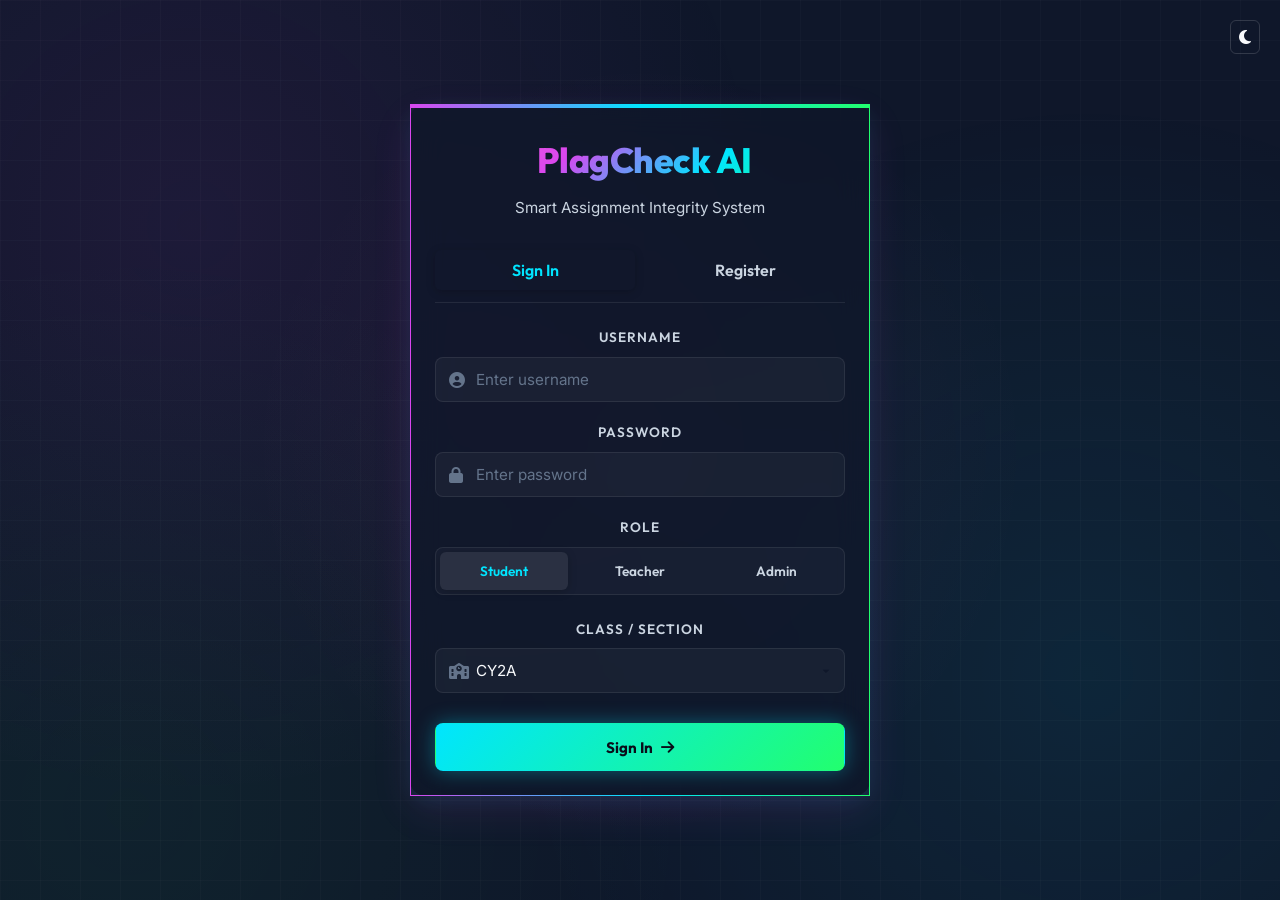
<file: static/index.html>
<!DOCTYPE html>
<html lang="en">
<head>
  <meta charset="UTF-8">
  <meta name="viewport" content="width=device-width, initial-scale=1.0">
  <title>Login - PlagCheck AI</title>
  <!-- Google Fonts & FontAwesome -->
  <link rel="stylesheet" href="https://cdnjs.cloudflare.com/ajax/libs/font-awesome/6.4.0/css/all.min.css">
  <link rel="stylesheet" href="/static/css/styles.css">
</head>
<body>
  <div class="bg-grid"></div>
  <button class="btn btn-secondary btn-icon" onclick="toggleTheme()" style="position: absolute; top: 20px; right: 20px; z-index: 100;" title="Toggle Theme">
    <i id="theme-toggle-icon" class="fa-solid fa-sun"></i>
  </button>
  
  <div class="portal-container">
    <div class="glass-card portal-card">
      <div class="portal-logo"><i class="fa-solid fa-brain-circuit" style="color: var(--accent-cyan); margin-right: 8px;"></i>PlagCheck AI</div>
      <div class="portal-subtitle">Smart Assignment Integrity System</div>
      
      <!-- Login / Register Tabs -->
      <div style="display: flex; gap: 10px; margin-bottom: 24px; border-bottom: 1px solid var(--border-glass); padding-bottom: 12px;">
        <button id="tab-login" class="role-tab active" style="flex: 1; background: none; border: none; font-size: 1rem;" onclick="switchAuthTab('login')">Sign In</button>
        <button id="tab-register" class="role-tab" style="flex: 1; background: none; border: none; font-size: 1rem;" onclick="switchAuthTab('register')">Register</button>
      </div>

      <div id="auth-alert" class="auth-alert"></div>

      <!-- Auth Form -->
      <form id="auth-form" onsubmit="handleAuthSubmit(event)">
        <!-- Full Name (Only for Register) -->
        <div class="form-group" id="group-fullname" style="display: none;">
          <label for="reg-fullname">Full Name</label>
          <div style="position: relative;">
            <i class="fa-solid fa-user" style="position: absolute; left: 14px; top: 15px; color: var(--text-muted);"></i>
            <input type="text" id="reg-fullname" class="form-control" placeholder="Enter full name" style="padding-left: 40px;">
          </div>
        </div>

        <div class="form-group">
          <label for="auth-username">Username</label>
          <div style="position: relative;">
            <i class="fa-solid fa-circle-user" style="position: absolute; left: 14px; top: 15px; color: var(--text-muted);"></i>
            <input type="text" id="auth-username" class="form-control" required placeholder="Enter username" style="padding-left: 40px;">
          </div>
        </div>

        <div class="form-group">
          <label for="auth-password">Password</label>
          <div style="position: relative;">
            <i class="fa-solid fa-lock" style="position: absolute; left: 14px; top: 15px; color: var(--text-muted);"></i>
            <input type="password" id="auth-password" class="form-control" required placeholder="Enter password" style="padding-left: 40px;">
          </div>
        </div>

        <!-- Role Select (Hidden for admin login, togglable for students/teachers) -->
        <div class="form-group" id="group-role">
          <label>Role</label>
          <div class="role-selector">
            <button type="button" id="role-student" class="role-tab active" onclick="selectRole('student')">Student</button>
            <button type="button" id="role-teacher" class="role-tab" onclick="selectRole('teacher')">Teacher</button>
            <button type="button" id="role-admin" class="role-tab" onclick="selectRole('admin')">Admin</button>
          </div>
        </div>

        <!-- Class/Section (For Students Only) -->
        <div class="form-group section-login-group active" id="group-section">
          <label for="auth-section">Class / Section</label>
          <div style="position: relative;">
            <i class="fa-solid fa-school" style="position: absolute; left: 14px; top: 15px; color: var(--text-muted);"></i>
            <select id="auth-section" class="form-control" style="padding-left: 40px;">
              <option value="CY2A">CY2A</option>
              <option value="CY2B">CY2B</option>
              <option value="IY2A">IY2A</option>
              <option value="IY2B">IY2B</option>
            </select>
          </div>
        </div>

        <button type="submit" id="btn-submit" class="btn btn-cyan" style="width: 100%; margin-top: 10px; height: 48px;">
          <span id="btn-submit-text">Sign In</span>
          <i class="fa-solid fa-arrow-right"></i>
        </button>
      </form>
    </div>
  </div>

  <script src="/static/js/app.js?v=2"></script>
  <script>
    let currentMode = "login"; // "login" or "register"
    let selectedRole = "student"; // "student", "teacher", "admin"

    // Check if user is already logged in, redirect if so
    window.onload = function() {
        const userStr = localStorage.getItem("currentUser");
        if (userStr) {
            const user = JSON.parse(userStr);
            redirectToDashboard(user.role);
        }
    }

    function switchAuthTab(mode) {
        currentMode = mode;
        const loginTab = document.getElementById("tab-login");
        const registerTab = document.getElementById("tab-register");
        const fullNameGroup = document.getElementById("group-fullname");
        const roleGroup = document.getElementById("group-role");
        const submitText = document.getElementById("btn-submit-text");
        
        // Reset inputs
        document.getElementById("auth-username").value = "";
        document.getElementById("auth-password").value = "";
        document.getElementById("reg-fullname").value = "";
        
        if (mode === "login") {
            loginTab.classList.add("active");
            registerTab.classList.remove("active");
            fullNameGroup.style.display = "none";
            roleGroup.style.display = "block";
            submitText.textContent = "Sign In";
            // Admin role allowed for login
            document.getElementById("role-admin").style.display = "block";
        } else {
            loginTab.classList.remove("active");
            registerTab.classList.add("active");
            fullNameGroup.style.display = "block";
            submitText.textContent = "Register Account";
            
            // Cannot register as admin
            if (selectedRole === "admin") {
                selectRole("student");
            }
            document.getElementById("role-admin").style.display = "none";
            roleGroup.style.display = "block";
        }
        
        const alertBox = document.getElementById("auth-alert");
        alertBox.style.display = "none";
    }

    function selectRole(role) {
        selectedRole = role;
        
        // Update active class on role buttons
        document.getElementById("role-student").classList.remove("active");
        document.getElementById("role-teacher").classList.remove("active");
        document.getElementById("role-admin").classList.remove("active");
        
        document.getElementById(`role-${role}`).classList.add("active");
        
        const sectionGroup = document.getElementById("group-section");
        if (role === "student") {
            sectionGroup.classList.add("active");
        } else {
            sectionGroup.classList.remove("active");
        }
    }

    async function handleAuthSubmit(event) {
        event.preventDefault();
        
        const username = document.getElementById("auth-username").value.trim();
        const password = document.getElementById("auth-password").value;
        const alertBox = document.getElementById("auth-alert");
        
        alertBox.style.display = "none";
        
        try {
            if (currentMode === "login") {
                // Perform Login API Call
                const formData = new FormData();
                formData.append("username", username);
                formData.append("password", password);
                
                const response = await fetch(API_BASE + "/api/auth/login", {
                    method: "POST",
                    body: formData
                });
                
                if (!response.ok) {
                    const err = await response.json();
                    throw new Error(err.detail || "Authentication failed");
                }
                
                const result = await response.json();
                
                // Store currentUser details in localStorage
                localStorage.setItem("currentUser", JSON.stringify({
                    user_id: result.user_id,
                    username: result.username,
                    role: result.role,
                    section: result.section,
                    full_name: result.full_name
                }));
                
                // Redirect based on role
                redirectToDashboard(result.role);
                
            } else {
                // Perform Register API Call
                const fullName = document.getElementById("reg-fullname").value.trim();
                const section = document.getElementById("auth-section").value;
                
                if (!fullName) {
                    throw new Error("Full name is required");
                }
                
                const formData = new FormData();
                formData.append("username", username);
                formData.append("password", password);
                formData.append("full_name", fullName);
                formData.append("role", selectedRole);
                
                if (selectedRole === "student") {
                    formData.append("section", section);
                }
                
                const response = await fetch(API_BASE + "/api/auth/register", {
                    method: "POST",
                    body: formData
                });
                
                if (!response.ok) {
                    const err = await response.json();
                    throw new Error(err.detail || "Registration failed");
                }
                
                alertBox.className = "auth-alert auth-alert-success";
                alertBox.textContent = "Registration successful! You can now log in.";
                alertBox.style.display = "block";
                
                // Switch back to login page
                setTimeout(() => {
                    switchAuthTab("login");
                }, 1500);
            }
        } catch (error) {
            alertBox.className = "auth-alert auth-alert-error";
            alertBox.textContent = error.message;
            alertBox.style.display = "block";
        }
    }
  </script>
</body>
</html>
</file>
<file: static/css/styles.css>
@import url('https://fonts.googleapis.com/css2?family=Inter:wght@300;400;500;600;700&family=Outfit:wght@400;500;600;700;800&display=swap');

:root {
  --bg-primary: #f8fafc;
  --bg-secondary: #ffffff;
  --bg-glass: rgba(255, 255, 255, 0.75);
  --bg-glass-hover: rgba(255, 255, 255, 0.95);
  --border-glass: rgba(0, 0, 0, 0.08);
  --border-glass-light: rgba(0, 0, 0, 0.15);
  
  --accent-cyan: #00e5ff;
  --accent-violet: #d946ef;
  --accent-blue: #3b82f6;
  --accent-green: #22ff6e;
  --accent-red: #ff3366;
  --accent-yellow: #ffe14d;
  --accent-orange: #ff8c21;
  --accent-pink: #ff6bcb;
  
  --text-primary: #0f172a;
  --text-secondary: #475569;
  --text-muted: #94a3b8;
  
  --shadow-glow-cyan: 0 0 20px rgba(0, 229, 255, 0.35);
  --shadow-glow-violet: 0 0 20px rgba(217, 70, 239, 0.35);
  --shadow-glow-green: 0 0 20px rgba(34, 255, 110, 0.35);
  --shadow-glow-red: 0 0 20px rgba(255, 51, 102, 0.35);
  --shadow-glow-orange: 0 0 20px rgba(255, 140, 33, 0.35);
  --shadow-glow-pink: 0 0 20px rgba(255, 107, 203, 0.35);
  
  --gradient-primary: linear-gradient(135deg, #d946ef, #3b82f6, #00e5ff);
  --gradient-warm: linear-gradient(135deg, #ff3366, #ff8c21, #ffe14d);
  --gradient-cool: linear-gradient(135deg, #00e5ff, #3b82f6, #d946ef);
  
  --transition-smooth: all 0.3s cubic-bezier(0.4, 0, 0.2, 1);
  --font-family-title: 'Outfit', sans-serif;
  --font-family-body: 'Inter', sans-serif;
  
  --sidebar-width: 260px;
  
  /* Grid Background Variables */
  --grid-bg-start: #f8fafc;
  --grid-bg-mid: #f1f5f9;
  --grid-bg-end: #e2e8f0;
  --grid-line: rgba(0, 0, 0, 0.02);
  --grid-glow-opacity: 1;
}

/* Dark Mode Variables */
:root[data-theme="dark"] {
  --bg-primary: #0f172a;
  --bg-secondary: #1e293b;
  --bg-glass: rgba(15, 23, 42, 0.75);
  --bg-glass-hover: rgba(15, 23, 42, 0.95);
  --border-glass: rgba(255, 255, 255, 0.08);
  --border-glass-light: rgba(255, 255, 255, 0.15);
  
  --text-primary: #f8fafc;
  --text-secondary: #cbd5e1;
  --text-muted: #64748b;
  
  --grid-bg-start: #0f172a;
  --grid-bg-mid: #141e33;
  --grid-bg-end: #1e293b;
  --grid-line: rgba(255, 255, 255, 0.02);
  --grid-glow-opacity: 0.5;
}

/* Base Styles */
* {
  box-sizing: border-box;
  margin: 0;
  padding: 0;
}

body {
  background-color: var(--bg-primary);
  color: var(--text-primary);
  font-family: var(--font-family-body);
  min-height: 100vh;
  overflow-x: hidden;
  line-height: 1.6;
}

/* Custom Scrollbar */
::-webkit-scrollbar {
  width: 8px;
  height: 8px;
}
::-webkit-scrollbar-track {
  background: var(--bg-primary);
}
::-webkit-scrollbar-thumb {
  background: var(--border-glass-light);
  border-radius: 4px;
}
::-webkit-scrollbar-thumb:hover {
  background: var(--accent-cyan);
}

/* Dynamic background grid effect */
.bg-grid {
  position: fixed;
  top: 0;
  left: 0;
  width: 100%;
  height: 100%;
  z-index: -2;
  background: linear-gradient(135deg, var(--grid-bg-start) 0%, var(--grid-bg-mid) 50%, var(--grid-bg-end) 100%);
  background-image: 
    radial-gradient(circle at 15% 25%, rgba(217, 70, 239, calc(0.15 * var(--grid-glow-opacity))) 0%, transparent 45%),
    radial-gradient(circle at 85% 75%, rgba(0, 229, 255, calc(0.15 * var(--grid-glow-opacity))) 0%, transparent 45%),
    radial-gradient(circle at 50% 50%, rgba(255, 107, 203, calc(0.1 * var(--grid-glow-opacity))) 0%, transparent 50%),
    radial-gradient(circle at 10% 90%, rgba(34, 255, 110, calc(0.1 * var(--grid-glow-opacity))) 0%, transparent 40%),
    linear-gradient(var(--grid-line) 1px, transparent 1px),
    linear-gradient(90deg, var(--grid-line) 1px, transparent 1px);
  background-size: 100% 100%, 100% 100%, 100% 100%, 100% 100%, 40px 40px, 40px 40px;
}

/* Glassmorphism Cards */
.glass-card {
  background: var(--bg-glass);
  backdrop-filter: blur(16px);
  -webkit-backdrop-filter: blur(16px);
  border: 1px solid var(--border-glass);
  border-radius: 16px;
  padding: 24px;
  box-shadow: 0 4px 24px 0 rgba(0, 0, 0, 0.06);
  transition: var(--transition-smooth);
}
.glass-card{
  background: var(--bg-glass);
  width:100%;
  max-width:100%;
  overflow:hidden;
}
.glass-card:hover {
  border-color: var(--accent-cyan);
  transform: translateY(-2px);
  box-shadow: 0 8px 32px rgba(0, 0, 0, 0.1);
}

/* Buttons */
.btn {
  display: inline-flex;
  align-items: center;
  justify-content: center;
  gap: 8px;
  font-family: var(--font-family-title);
  font-weight: 600;
  padding: 10px 20px;
  border-radius: 8px;
  border: 1px solid transparent;
  cursor: pointer;
  transition: var(--transition-smooth);
  text-decoration: none;
  font-size: 0.95rem;
}

.btn-primary {
  background: linear-gradient(135deg, #d946ef, #3b82f6);
  color: #fff;
  box-shadow: var(--shadow-glow-violet);
}
.btn-primary:hover {
  transform: translateY(-2px);
  box-shadow: 0 0 30px rgba(217, 70, 239, 0.5);
}

.btn-cyan {
  background: linear-gradient(135deg, #00e5ff, #22ff6e);
  color: #0a0e1a;
  font-weight: 700;
  box-shadow: var(--shadow-glow-cyan);
}
.btn-cyan:hover {
  transform: translateY(-2px);
  box-shadow: 0 0 30px rgba(0, 229, 255, 0.5);
}

.btn-secondary {
  background: transparent;
  border-color: var(--border-glass-light);
  color: var(--text-primary);
}
.btn-secondary:hover {
  background: rgba(255, 255, 255, 0.05);
  border-color: var(--text-primary);
}

.btn-danger {
  background: rgba(255, 51, 102, 0.15);
  border-color: rgba(255, 51, 102, 0.3);
  color: #ff3366;
}
.btn-danger:hover {
  background: rgba(255, 51, 102, 0.35);
  color: #fff;
  box-shadow: var(--shadow-glow-red);
}

.btn-icon {
  padding: 8px;
  border-radius: 6px;
  font-size: 1rem;
}

/* Typography & Layout elements */
h1, h2, h3, h4, h5, h6 {
  font-family: var(--font-family-title);
  font-weight: 600;
  color: var(--text-primary);
}

a {
  color: var(--accent-cyan);
  text-decoration: none;
  transition: var(--transition-smooth);
}
a:hover {
  color: var(--text-primary);
  text-shadow: 0 0 8px rgba(0, 229, 255, 0.4);
}

/* Form inputs */
.form-group {
  margin-bottom: 20px;
}
.form-group label {
  display: block;
  font-family: var(--font-family-title);
  font-size: 0.85rem;
  font-weight: 600;
  text-transform: uppercase;
  letter-spacing: 1px;
  color: var(--text-secondary);
  margin-bottom: 8px;
}
.form-control {
  width: 100%;
  background: rgba(255, 255, 255, 0.04);
  border: 1px solid var(--border-glass);
  border-radius: 8px;
  padding: 12px 16px;
  color: var(--text-primary);
  font-family: var(--font-family-body);
  font-size: 0.95rem;
  transition: var(--transition-smooth);
}
.form-control:focus {
  outline: none;
  background: rgba(255, 255, 255, 0.08);
  border-color: var(--accent-cyan);
  box-shadow: var(--shadow-glow-cyan);
}
.form-control::placeholder {
  color: var(--text-muted);
}
select.form-control {
  appearance: none;
  background-image: url("data:image/svg+xml;utf8,<svg fill='%230f172a' height='24' viewBox='0 0 24 24' width='24' xmlns='http://www.w3.org/2000/svg'><path d='M7 10l5 5 5-5z'/><path d='M0 0h24v24H0z' fill='none'/></svg>");
  background-repeat: no-repeat;
  background-position: right 10px center;
  background-size: 16px;
  padding-right: 32px;
}

/* ==================== PORTAL LANDING STYLE ==================== */
.portal-container {
  display: flex;
  align-items: center;
  justify-content: center;
  min-height: 100vh;
  padding: 40px 20px;
}

.portal-card {
  width: 100%;
  max-width: 460px;
  text-align: center;
  border-top: 4px solid transparent;
  border-image: linear-gradient(90deg, #d946ef, #00e5ff, #22ff6e) 1;
  box-shadow: 0 15px 40px rgba(217, 70, 239, 0.1), 0 5px 20px rgba(0, 229, 255, 0.08);
}

.portal-logo {
  font-family: var(--font-family-title);
  font-size: 2.2rem;
  font-weight: 800;
  background: linear-gradient(135deg, #ff6bcb, #d946ef, #00e5ff, #22ff6e);
  -webkit-background-clip: text;
  background-clip: text;
  -webkit-text-fill-color: transparent;
  margin-bottom: 8px;
  letter-spacing: -0.5px;
}

.portal-subtitle {
  color: var(--text-secondary);
  font-size: 0.95rem;
  margin-bottom: 30px;
}

.role-selector {
  display: grid;
  grid-template-columns: repeat(3, 1fr);
  gap: 8px;
  background: rgba(255, 255, 255, 0.03);
  padding: 4px;
  border-radius: 8px;
  border: 1px solid var(--border-glass);
  margin-bottom: 24px;
}

.role-tab {
  padding: 10px;
  border-radius: 6px;
  background: transparent;
  border: none;
  color: var(--text-secondary);
  font-family: var(--font-family-title);
  font-weight: 600;
  font-size: 0.85rem;
  cursor: pointer;
  transition: var(--transition-smooth);
}
.role-tab.active {
  background: rgba(255, 255, 255, 0.08);
  color: var(--accent-cyan);
  box-shadow: 0 2px 10px rgba(0, 0, 0, 0.2);
}

/* ==================== DASHBOARD LAYOUT ==================== */
.dashboard-wrapper {
  display: block;
  min-height: 100vh;
}

/* Sidebar navigation */
.sidebar {
  width: var(--sidebar-width);
  background: var(--bg-secondary);
  border-right: 1px solid var(--border-glass);
  display: flex;
  flex-direction: column;
  position: fixed;
  height: 100vh;
  z-index: 100;
}

.sidebar-brand {
  padding: 24px;
  display: flex;
  align-items: center;
  gap: 12px;
  border-bottom: 1px solid var(--border-glass);
}
.sidebar-logo {
  font-family: var(--font-family-title);
  font-weight: 800;
  font-size: 1.25rem;
  background: linear-gradient(135deg, #ff6bcb, #00e5ff);
  -webkit-background-clip: text;
  background-clip: text;
  -webkit-text-fill-color: transparent;
}

.sidebar-menu {
  list-style: none;
  padding: 20px 12px;
  flex-grow: 1;
}

.sidebar-item {
  margin-bottom: 6px;
}

.sidebar-link {
  display: flex;
  align-items: center;
  gap: 12px;
  padding: 12px 16px;
  color: var(--text-secondary);
  border-radius: 8px;
  font-family: var(--font-family-title);
  font-weight: 500;
  transition: var(--transition-smooth);
}
.sidebar-link:hover, .sidebar-link.active {
  background: rgba(0, 0, 0, 0.04);
  color: var(--text-primary);
}
.sidebar-link.active {
  border-left: 3px solid var(--accent-cyan);
  border-radius: 0 8px 8px 0;
  color: var(--accent-cyan);
}

.sidebar-user {
  padding: 20px;
  border-top: 1px solid var(--border-glass);
  display: flex;
  flex-direction: column;
  gap: 12px;
}

.user-profile-info {
  display: flex;
  align-items: center;
  gap: 12px;
}

.user-avatar {
  width: 40px;
  height: 40px;
  border-radius: 50%;
  background: linear-gradient(135deg, var(--accent-cyan), var(--accent-violet));
  display: flex;
  align-items: center;
  justify-content: center;
  font-weight: 700;
  color: #000;
  font-size: 1.1rem;
}

.user-details {
  display: flex;
  flex-direction: column;
}
.user-name {
  font-size: 0.9rem;
  font-weight: 600;
  color: var(--text-primary);
  white-space: nowrap;
  overflow: hidden;
  text-overflow: ellipsis;
  max-width: 140px;
}
.user-role {
  font-size: 0.75rem;
  color: var(--text-secondary);
  text-transform: uppercase;
  letter-spacing: 0.5px;
}

/* Main Content Area */
.main-content {
  margin-left: var(--sidebar-width);
  flex: 1;
  min-width: 0;
  padding: 40px;
  min-height: 100vh;
}

/* Header/TopBar */
.content-header {
  display: flex;
  justify-content: space-between;
  align-items: center;
  margin-bottom: 32px;
}
.content-header h1 {
  font-size: 1.8rem;
  font-weight: 700;
  letter-spacing: -0.5px;
}

/* Metrics Row */
.metrics-grid {
  display: grid;
  grid-template-columns: repeat(auto-fit, minmax(220px, 1fr));
  gap: 20px;
  margin-bottom: 32px;
}

.metric-card {
  display: flex;
  align-items: center;
  justify-content: space-between;
}
.metric-info h3 {
  font-size: 0.8rem;
  text-transform: uppercase;
  color: var(--text-secondary);
  letter-spacing: 1px;
  margin-bottom: 4px;
}
.metric-value {
  font-size: 1.8rem;
  font-weight: 800;
  font-family: var(--font-family-title);
}
.metric-icon {
  width: 48px;
  height: 48px;
  border-radius: 12px;
  display: flex;
  align-items: center;
  justify-content: center;
  font-size: 1.25rem;
}
.metric-cyan .metric-icon { background: rgba(0, 229, 255, 0.15); color: var(--accent-cyan); box-shadow: 0 0 12px rgba(0, 229, 255, 0.2); }
.metric-violet .metric-icon { background: rgba(217, 70, 239, 0.15); color: var(--accent-violet); box-shadow: 0 0 12px rgba(217, 70, 239, 0.2); }
.metric-green .metric-icon { background: rgba(34, 255, 110, 0.15); color: var(--accent-green); box-shadow: 0 0 12px rgba(34, 255, 110, 0.2); }
.metric-red .metric-icon { background: rgba(255, 51, 102, 0.15); color: var(--accent-red); box-shadow: 0 0 12px rgba(255, 51, 102, 0.2); }
.metric-orange .metric-icon { background: rgba(255, 140, 33, 0.15); color: var(--accent-orange); box-shadow: 0 0 12px rgba(255, 140, 33, 0.2); }

/* Tables styling */
.table-responsive {
  width: 100%;
  overflow-x: auto;
  border-radius: 12px;
  border: 1px solid var(--border-glass);
}
.custom-table {
  width: 100%;
  border-collapse: collapse;
  text-align: left;
  font-size: 0.9rem;
}
.custom-table th {
  background: rgba(0, 0, 0, 0.02);
  color: var(--text-secondary);
  font-family: var(--font-family-title);
  font-weight: 600;
  padding: 16px;
  border-bottom: 1px solid var(--border-glass);
}
.custom-table td {
  padding: 16px;
  border-bottom: 1px solid var(--border-glass);
  color: var(--text-primary);
  vertical-align: middle;
}
.custom-table tr:last-child td {
  border-bottom: none;
}
.custom-table tr:hover td {
  background: rgba(0, 0, 0, 0.01);
}

/* Badges */
.badge {
  display: inline-flex;
  align-items: center;
  padding: 4px 10px;
  border-radius: 50px;
  font-size: 0.75rem;
  font-weight: 600;
  text-transform: uppercase;
}
.badge-cyan { background: rgba(0, 229, 255, 0.15); color: var(--accent-cyan); border: 1px solid rgba(0, 229, 255, 0.3); }
.badge-violet { background: rgba(217, 70, 239, 0.15); color: var(--accent-violet); border: 1px solid rgba(217, 70, 239, 0.3); }
.badge-green { background: rgba(34, 255, 110, 0.15); color: var(--accent-green); border: 1px solid rgba(34, 255, 110, 0.3); }
.badge-red { background: rgba(255, 51, 102, 0.15); color: var(--accent-red); border: 1px solid rgba(255, 51, 102, 0.3); }
.badge-yellow { background: rgba(255, 225, 77, 0.15); color: var(--accent-yellow); border: 1px solid rgba(255, 225, 77, 0.3); }
.badge-orange { background: rgba(255, 140, 33, 0.15); color: var(--accent-orange); border: 1px solid rgba(255, 140, 33, 0.3); }

/* Section layouts */
.dashboard-grid {
  display: grid;
  grid-template-columns: minmax(0,2fr) minmax(280px,1fr);
  gap: 20px;
  width: 100%;
}
@media (max-width: 1024px) {
  .dashboard-grid {
    grid-template-columns: 1fr;
  }
}

/* ==================== DRAG & DROP UPLOAD ==================== */
.upload-zone {
  border: 2px dashed var(--border-glass-light);
  border-radius: 12px;
  padding: 40px 20px;
  text-align: center;
  cursor: pointer;
  background: rgba(0, 0, 0, 0.01);
  transition: var(--transition-smooth);
  position: relative;
  overflow: hidden;
  display: flex;
  flex-direction: column;
  align-items: center;
  gap: 12px;
}
.upload-zone:hover, .upload-zone.dragging {
  border-color: var(--accent-cyan);
  background: rgba(0, 229, 255, 0.05);
  box-shadow: 0 0 20px rgba(0, 229, 255, 0.1);
}

.upload-icon {
  font-size: 2.8rem;
  color: var(--text-secondary);
  transition: var(--transition-smooth);
}
.upload-zone:hover .upload-icon {
  color: var(--accent-cyan);
  transform: translateY(-6px);
  filter: drop-shadow(0 0 8px rgba(0, 229, 255, 0.5));
}

.upload-text {
  font-weight: 500;
  font-size: 0.95rem;
}
.upload-text span {
  color: var(--accent-cyan);
  font-weight: 700;
  text-shadow: 0 0 8px rgba(0, 229, 255, 0.4);
}
.upload-hint {
  font-size: 0.75rem;
  color: var(--text-muted);
}
.file-input {
  position: absolute;
  top: 0;
  left: 0;
  width: 100%;
  height: 100%;
  opacity: 0;
  cursor: pointer;
}

/* Selected File Preview */
.selected-file-preview {
  margin-top: 20px;
  padding: 16px;
  background: rgba(0, 0, 0, 0.03);
  border: 1px solid var(--border-glass);
  border-radius: 8px;
  display: flex;
  align-items: center;
  justify-content: space-between;
  animation: fadeIn 0.3s ease;
}
.file-info-box {
  display: flex;
  align-items: center;
  gap: 12px;
}
.file-type-icon {
  font-size: 1.5rem;
  color: var(--accent-cyan);
}
.file-details-name {
  font-size: 0.9rem;
  font-weight: 600;
}
.file-details-size {
  font-size: 0.75rem;
  color: var(--text-secondary);
}

/* ==================== PLAGIARISM METRICS VIEW ==================== */
.plagiarism-summary-card {
  display: flex;
  align-items: center;
  justify-content: space-around;
  padding: 24px;
  margin-bottom: 24px;
  background: rgba(255, 255, 255, 0.02);
  border-radius: 12px;
}

.circular-progress {
  position: relative;
  width: 110px;
  height: 110px;
  border-radius: 50%;
  background: conic-gradient(var(--accent-color, var(--accent-cyan)) 0deg, rgba(255, 255, 255, 0.05) 0deg);
  display: flex;
  align-items: center;
  justify-content: center;
  transition: var(--transition-smooth);
}
.circular-progress::before {
  content: "";
  position: absolute;
  width: 90px;
  height: 90px;
  border-radius: 50%;
  background: var(--bg-secondary);
}
.progress-value {
  position: relative;
  font-family: var(--font-family-title);
  font-size: 1.5rem;
  font-weight: 800;
  color: var(--text-primary);
}
.progress-label {
  text-align: center;
  font-family: var(--font-family-title);
}
.progress-label span {
  display: block;
  font-size: 0.75rem;
  color: var(--text-secondary);
  text-transform: uppercase;
  letter-spacing: 0.5px;
  margin-top: 6px;
}

/* Plagiarism highlighting */
.doc-viewer-grid {
  display: grid;
  grid-template-columns: 1fr;
  gap: 20px;
  margin-top: 20px;
}
.doc-panel {
  background: rgba(0, 0, 0, 0.02);
  border: 1px solid var(--border-glass);
  border-radius: 8px;
  padding: 20px;
  max-height: 400px;
  overflow-y: auto;
  font-family: 'Courier New', Courier, monospace;
  font-size: 0.95rem;
  white-space: pre-wrap;
  color: var(--text-primary);
}

.highlight-peer {
  background-color: rgba(138, 43, 226, 0.25);
  border-bottom: 2px solid var(--accent-violet);
  color: #fff;
  cursor: pointer;
  position: relative;
}
.highlight-peer:hover::after {
  content: "Matched with Peer (" attr(data-source) ")";
  position: absolute;
  bottom: 100%;
  left: 50%;
  transform: translateX(-50%);
  background: #000;
  color: #fff;
  font-family: var(--font-family-body);
  font-size: 0.75rem;
  padding: 4px 8px;
  border-radius: 4px;
  white-space: nowrap;
  z-index: 10;
}

.highlight-internet {
  background-color: rgba(0, 242, 254, 0.15);
  border-bottom: 2px solid var(--accent-cyan);
  color: #fff;
  cursor: pointer;
  position: relative;
}
.highlight-internet:hover::after {
  content: "Matched with Internet (" attr(data-source) ")";
  position: absolute;
  bottom: 100%;
  left: 50%;
  transform: translateX(-50%);
  background: #000;
  color: #fff;
  font-family: var(--font-family-body);
  font-size: 0.75rem;
  padding: 4px 8px;
  border-radius: 4px;
  white-space: nowrap;
  z-index: 10;
}

/* ==================== IMMERSIVE SCAN MODAL ==================== */
.modal-overlay {
  position: fixed;
  top: 0;
  left: 0;
  width: 100%;
  height: 100%;
  background: rgba(0, 0, 0, 0.85);
  backdrop-filter: blur(8px);
  z-index: 1000;
  display: flex;
  align-items: center;
  justify-content: center;
  opacity: 0;
  pointer-events: none;
  transition: var(--transition-smooth);
}
.modal-overlay.active {
  opacity: 1;
  pointer-events: auto;
}

.modal-content {
  background: var(--bg-secondary);
  border: 1px solid var(--border-glass-light);
  box-shadow: 0 20px 50px rgba(0, 0, 0, 0.6);
  border-radius: 16px;
  width: 90%;
  max-width: 750px;
  max-height: 85vh;
  overflow-y: auto;
  transform: scale(0.95);
  transition: var(--transition-smooth);
}
.modal-overlay.active .modal-content {
  transform: scale(1);
}

.modal-header {
  padding: 20px 24px;
  border-bottom: 1px solid var(--border-glass);
  display: flex;
  justify-content: space-between;
  align-items: center;
}
.modal-close {
  background: transparent;
  border: none;
  color: var(--text-secondary);
  font-size: 1.25rem;
  cursor: pointer;
  transition: var(--transition-smooth);
}
.modal-close:hover {
  color: #fff;
}
.modal-body {
  padding: 24px;
}

/* Scanning Animation Box */
.scan-animation-container {
  display: flex;
  flex-direction: column;
  align-items: center;
  padding: 40px 20px;
  text-align: center;
}

.scan-radar {
  width: 120px;
  height: 120px;
  border-radius: 50%;
  border: 2px solid rgba(0, 242, 254, 0.15);
  position: relative;
  margin-bottom: 30px;
  display: flex;
  align-items: center;
  justify-content: center;
}
.scan-radar::before {
  content: "";
  position: absolute;
  width: 100%;
  height: 100%;
  border-radius: 50%;
  border: 2px solid var(--accent-cyan);
  border-left-color: transparent;
  border-bottom-color: transparent;
  animation: spin 1.5s linear infinite;
}
.scan-radar-inner {
  font-size: 2.2rem;
  color: var(--accent-cyan);
  animation: pulse 1.5s ease-in-out infinite;
}

.scan-log {
  width: 100%;
  max-width: 500px;
  background: #f8fafc;
  border: 1px solid var(--border-glass);
  border-radius: 8px;
  padding: 16px;
  font-family: 'Courier New', Courier, monospace;
  font-size: 0.85rem;
  text-align: left;
  color: #10b981;
  height: 160px;
  overflow-y: auto;
  box-shadow: inset 0 0 10px rgba(0, 0, 0, 0.05);
}
.scan-log-line {
  margin-bottom: 6px;
  white-space: nowrap;
  overflow: hidden;
  animation: typing 0.5s steps(30, end);
}

/* Animations */
@keyframes spin {
  0% { transform: rotate(0deg); }
  100% { transform: rotate(360deg); }
}
@keyframes pulse {
  0%, 100% { opacity: 0.4; transform: scale(0.9); }
  50% { opacity: 1; transform: scale(1.1); }
}
@keyframes fadeIn {
  from { opacity: 0; transform: translateY(5px); }
  to { opacity: 1; transform: translateY(0); }
}
@keyframes typing {
  from { width: 0 }
  to { width: 100% }
}

/* Charts Grid */
.charts-grid {
  display: grid;
  grid-template-columns: 1fr 1fr;
  gap: 20px;
  margin-bottom: 24px;
}
@media (max-width: 768px) {
  .charts-grid {
    grid-template-columns: 1fr;
  }
}
.chart-container {
  height: 240px;
  position: relative;
}

/* Login section selection wrapper */
.section-login-group {
  max-height: 0;
  overflow: hidden;
  transition: max-height 0.4s ease-out;
}
.section-login-group.active {
  max-height: 100px;
}

.auth-alert {
  padding: 12px;
  border-radius: 6px;
  font-size: 0.85rem;
  font-weight: 500;
  margin-bottom: 16px;
  display: none;
  animation: fadeIn 0.3s ease;
}
.auth-alert-error {
  background: rgba(255, 51, 102, 0.15);
  color: #ff3366;
  border: 1px solid rgba(255, 51, 102, 0.3);
}
.auth-alert-success {
  background: rgba(34, 255, 110, 0.15);
  color: #22ff6e;
  border: 1px solid rgba(34, 255, 110, 0.3);
}

/* Section selector pills for Teacher dashboard */
.section-filter-bar {
  display: flex;
  gap: 10px;
  margin-bottom: 24px;
  flex-wrap: wrap;
}
.section-pill {
  padding: 8px 16px;
  border-radius: 50px;
  background: rgba(255, 255, 255, 0.03);
  border: 1px solid var(--border-glass);
  font-family: var(--font-family-title);
  font-weight: 600;
  font-size: 0.85rem;
  color: var(--text-secondary);
  cursor: pointer;
  transition: var(--transition-smooth);
}
.section-pill:hover, .section-pill.active {
  background: rgba(0, 0, 0, 0.04);
  color: var(--accent-cyan);
  border-color: var(--accent-cyan);
  box-shadow: var(--shadow-glow-cyan);
}
@media (max-width:1400px){

.dashboard-grid{
    grid-template-columns:1fr;
}

.main-content{
    padding:20px;
}

.sidebar{
    width:220px;
}

.main-content{
    margin-left:220px;
    width:calc(100% - 220px);
}

}
</file>
